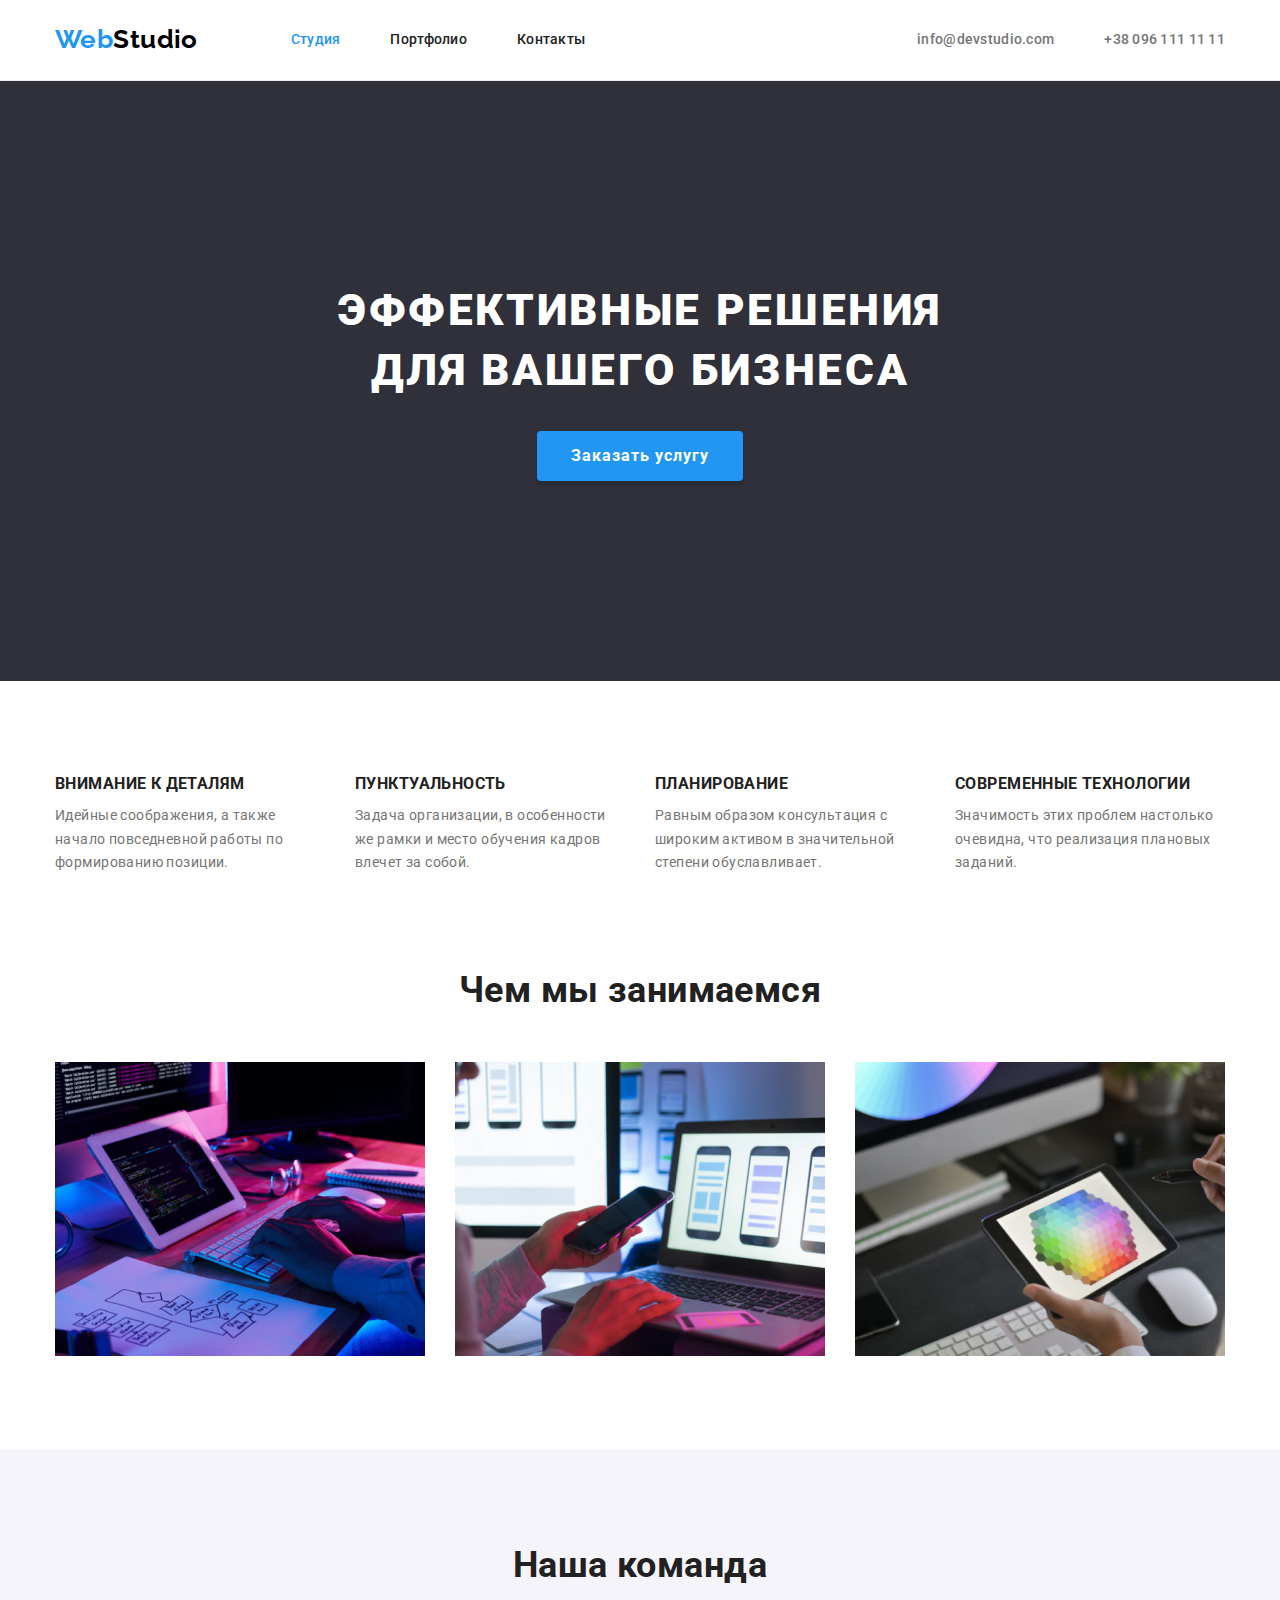
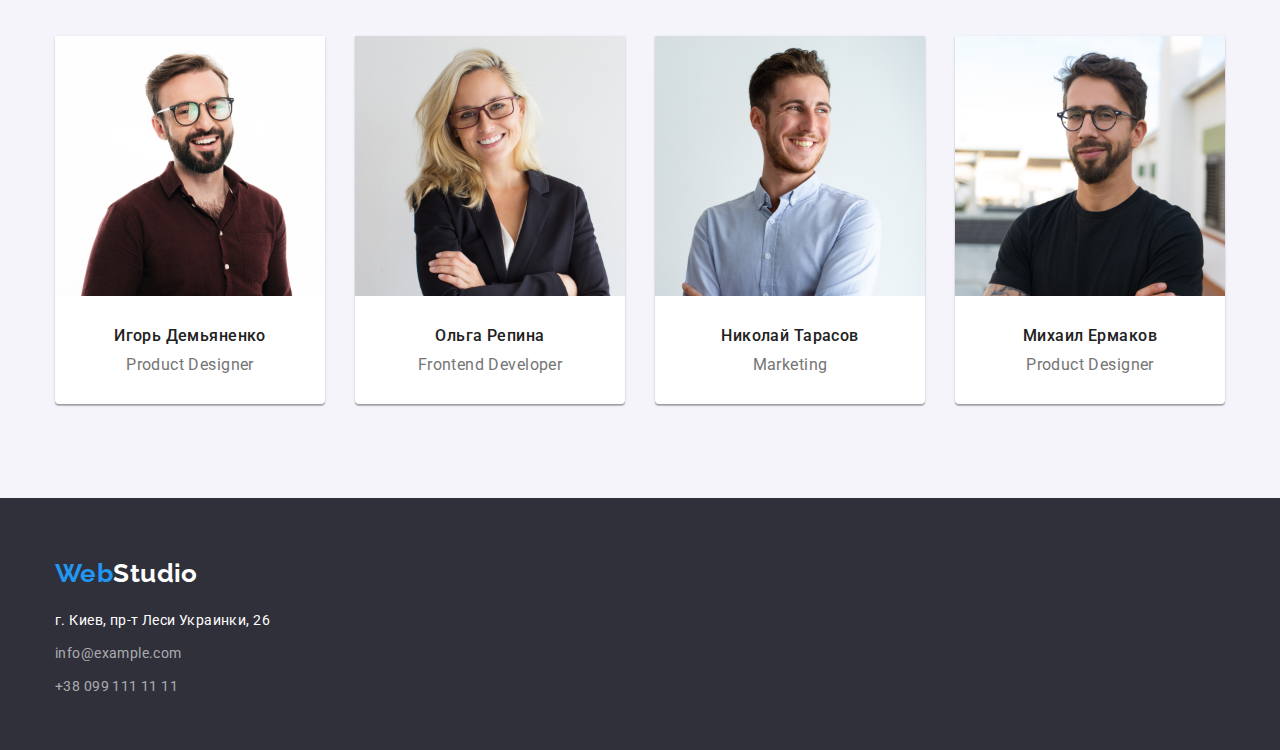
<file: index.html>
<!DOCTYPE html>
<html lang="ru">

<head>
  <meta charset="UTF-8">
  <meta name="viewport" content="width=device-width, initial-scale=1.0">
  <title>WebStudio</title>
  <link rel="icon" href="./images/webstudio-favicon-192x192.png" sizes="192x192">
  <link rel="preconnect" href="https://fonts.gstatic.com">
  <link href="https://fonts.googleapis.com/css2?family=Raleway:wght@700&family=Roboto:wght@400;500;700;900&display=swap" rel="stylesheet"> 
  <link rel="stylesheet"
    href="https://cdnjs.cloudflare.com/ajax/libs/modern-normalize/1.0.0/modern-normalize.min.css"
  />
  <link rel="stylesheet" href="./css/styles.css">
</head>

<body>

  <!-- Заголовок страницы с меню навигации -->
  <header>
    <div class="container main-nav">
      <nav class="site-nav">
        <!-- Логотип в виде SVG
        <a href="/">
          <img src="./images/webstudio-logo.svg" alt="Логотип WebStudio" width="145">
        </a> -->
        <!-- Логотип в виде текста -->
        <a class="logo" href="./index.html">
          <span class="web-on-light">Web</span><span class="studio-on-light">Studio</span>
        </a>

        <ul class="site-links list">
          <li class="item"><a class="link current" href="./index.html">Студия</a></li>
          <li class="item"><a class="link" href="./portfolio.html">Портфолио</a></li>
          <li class="item"><a class="link" href="">Контакты</a></li>
        </ul>
      </nav>

      <ul class="contacts-top list">
        <li class="item"><a class="link" href="mailto:info@devstudio.com">info@devstudio.com</a></li>
        <li class="item"><a class="link" href="tel:+380961111111">+38 096 111 11 11</a></li>
      </ul>
    </div>
  </header>

  <!-- Основное тело страницы -->
  <main>

    <!-- Заставка -->
    <section class="hero">
      <h1 class="hero-title">Эффективные решения <br/>для вашего бизнеса</h1>
      <a class="hero-button" href="">Заказать услугу</a>
    </section>

    <!-- Особенности и преимущества -->
    <section class="section no-padding-bottom">
      <div class="container">
        <h2 class="section-title visually-hidden">Особенности</h2>
        <ul class="features list">
          <li>
            <h3>Внимание к деталям</h3>
            <p>Идейные соображения, а также начало повседневной работы по формированию позиции.</p>
          </li>
          <li>
            <h3>Пунктуальность</h3>
            <p>Задача организации, в особенности же рамки и место обучения кадров влечет за собой.</p>
          </li>
          <li>
            <h3>Планирование</h3>
            <p>Равным образом консультация с широким активом в значительной степени обуславливает.</p>
          </li>
          <li>
            <h3>Современные технологии</h3>
            <p>Значимость этих проблем настолько очевидна, что реализация плановых заданий.</p>
          </li>
        </ul>
      </div>
    </section>

    <!-- Чем мы занимаемся -->
    <section class="our-works section">
      <div class="container">
        <h2 class="section-title">Чем мы занимаемся</h2>
        <ul class="list">
          <li><img src="./images/box-1.jpg" alt="Веб разработка" width="370"></li>
          <li><img src="./images/box-2.jpg" alt="Дизайн интерфейса" width="370"></li>
          <li><img src="./images/box-3.jpg" alt="Подбор цвета" width="370"></li>
        </ul>
      </div>
    </section>

    <!-- Наша команда -->
    <section class="team section">
      <div class="container">
        <h2 class="section-title">Наша команда</h2>
        <ul class="teammates list">
          <li>
            <img src="./images/igor_d.jpg" alt="Игорь Демьяненко" width="270">
            <h3>Игорь Демьяненко</h3>
            <p>Product Designer</p>
          </li>
          <li>
            <img src="./images/olga_r.jpg" alt="Ольга Репина" width="270">
            <h3>Ольга Репина</h3>
            <p>Frontend Developer</p>
          </li>
          <li>
            <img src="./images/nikolay_t.jpg" alt="Николай Тарасов" width="270">
            <h3>Николай Тарасов</h3>
            <p>Marketing</p>
          </li>
          <li>
            <img src="./images/mihail_e.jpg" alt="Михаил Ермаков" width="270">
            <h3>Михаил Ермаков</h3>
            <p>Product Designer</p>
          </li>
        </ul>
      </div>
    </section>

  </main>

  <!-- Подвал -->
  <footer class="footer">
    <div class="container">
      <div class="info">
        <!-- Логотип в виде SVG
        <a href="/">
          <img src="./images/webstudio-logo-2.svg" alt="Логотип WebStudio" width="145">
        </a> -->
        <!-- Логотип в виде текста -->
        <a class="logo" href="./index.html">
          <span class="web-on-dark">Web</span><span class="studio-on-dark">Studio</span>
        </a>
        <address>г. Киев, пр-т Леси Украинки, 26</address>
        <ul class="contacts-bottom list">
          <li><a href="mailto:info@example.com">info@example.com</a></li>
          <li><a href="tel:+380991111111">+38 099 111 11 11</a></li>
        </ul>
      </div>
      <div class="socials">
        <!-- Место для размещения социальных сетей -->
      </div>
    </div>
  </footer>

</body>

</html>
</file>
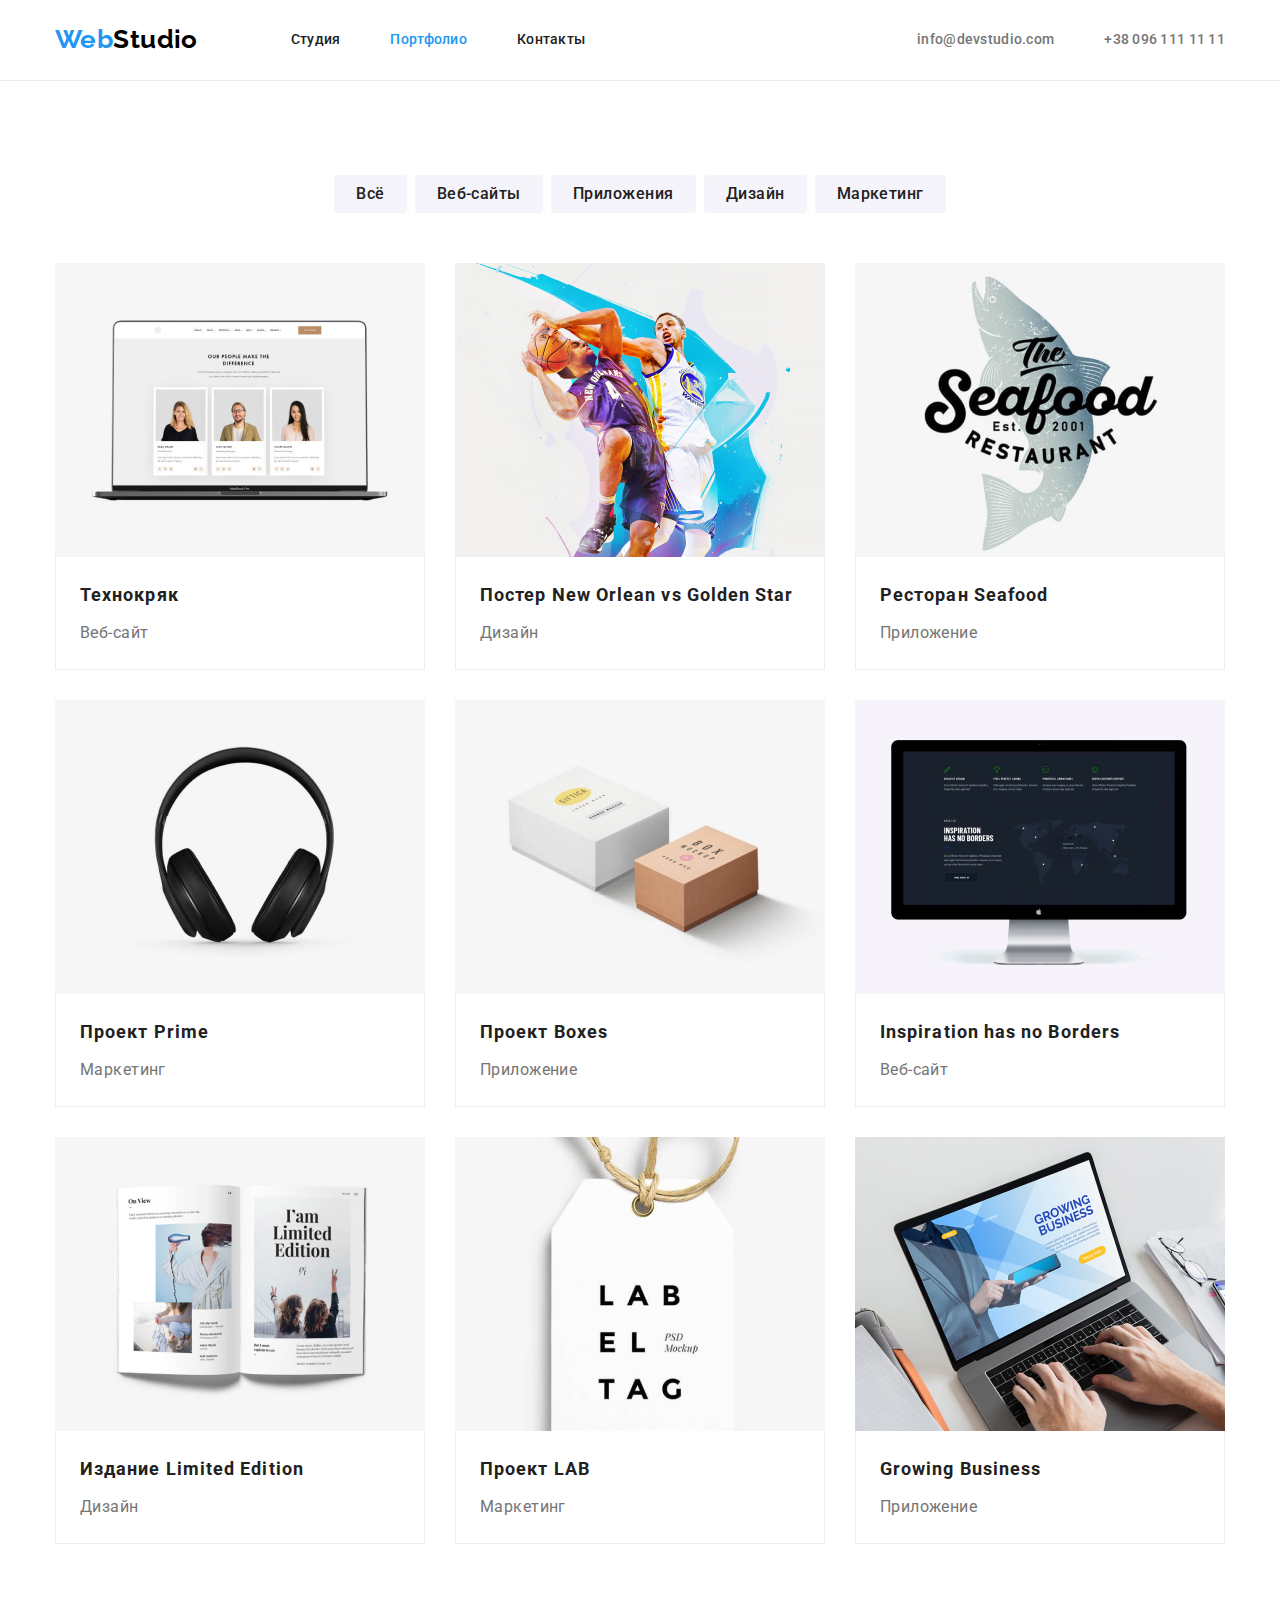
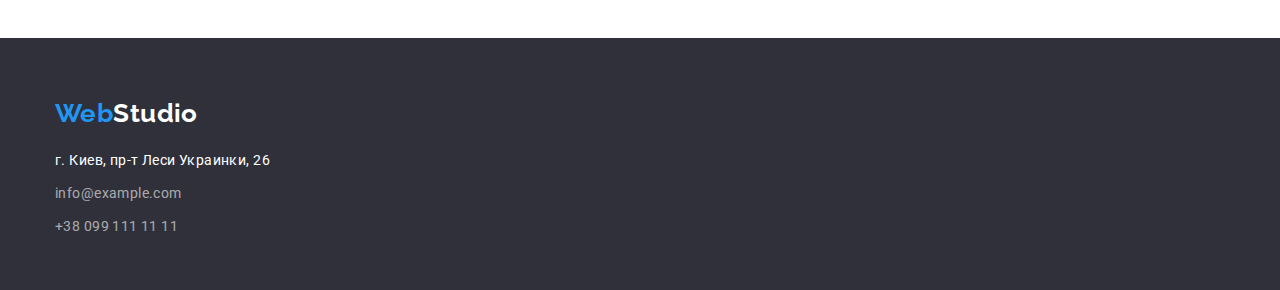
<file: portfolio.html>
<!DOCTYPE html>
<html lang="ru">

<head>
  <meta charset="UTF-8">
  <meta name="viewport" content="width=device-width, initial-scale=1.0">
  <title>WebStudio</title>
  <link rel="icon" href="./images/webstudio-favicon-192x192.png" sizes="192x192">
  <link rel="preconnect" href="https://fonts.gstatic.com">
  <link href="https://fonts.googleapis.com/css2?family=Raleway:wght@700&family=Roboto:wght@400;500;700;900&display=swap" rel="stylesheet"> 
  <link rel="stylesheet"
    href="https://cdnjs.cloudflare.com/ajax/libs/modern-normalize/1.0.0/modern-normalize.min.css"
  />
  <link rel="stylesheet" href="./css/styles.css">
</head>

<body>

  <!-- Заголовок страницы с меню навигации -->
  <header>
    <div class="container main-nav">
      <nav class="site-nav">
        <!-- Логотип в виде SVG
        <a href="/">
          <img src="./images/webstudio-logo.svg" alt="Логотип WebStudio" width="145">
        </a> -->
        <!-- Логотип в виде текста -->
        <a class="logo" href="./index.html">
          <span class="web-on-light">Web</span><span class="studio-on-light">Studio</span>
        </a>

        <ul class="site-links list">
          <li class="item"><a class="link" href="./index.html">Студия</a></li>
          <li class="item"><a class="link current" href="./portfolio.html">Портфолио</a></li>
          <li class="item"><a class="link" href="">Контакты</a></li>
        </ul>
      </nav>

      <ul class="contacts-top list">
        <li class="item"><a class="link" href="mailto:info@devstudio.com">info@devstudio.com</a></li>
        <li class="item"><a class="link" href="tel:+380961111111">+38 096 111 11 11</a></li>
      </ul>
    </div>
  </header>

  <!-- Основное тело страницы -->
  <main>

    <!-- Портфолио -->
    <section class="section portfolio">
      <div class="container">
        <h1 class="visually-hidden">Наши работы</h1>
        <!-- Селектор контента -->
        <ul class="content-selector list">
          <li><button type="button">Всё</button></li>
          <li><button type="button">Веб-сайты</button></li>
          <li><button type="button">Приложения</button></li>
          <li><button type="button">Дизайн</button></li>
          <li><button type="button">Маркетинг</button></li>
        </ul>

        <!-- Выполненные проекты -->
        <ul class="projects list">
          <li class="project">
            <a href="">
              <img src="./images/technocrak.jpg" alt="Технокряк. Веб-сайт" width="370">
              <div class="project-content">
                <h2>Технокряк</h2>
                <p>Веб-сайт</p>
              </div>
            </a>
          </li>

          <li class="project">
            <a href="">
              <img src="./images/poster-no-vs-gs.jpg" alt="Постер New Orlean vs Golden Star. Дизайн" width="370">
              <div class="project-content">
                <h2>Постер New Orlean vs Golden Star</h2>
                <p>Дизайн</p>
              </div>
            </a>
          </li>

          <li class="project">
            <a href="">
              <img src="./images/restaurant-seafood.jpg" alt="Ресторан Seafood. Приложение" width="370">
              <div class="project-content">
                <h2>Ресторан Seafood</h2>
                <p>Приложение</p>
              </div>
            </a>
          </li>

          <li class="project">
            <a href="">
              <img src="./images/project-prime.jpg" alt="Проект Prime. Маркетинг" width="370">
              <div class="project-content">
                <h2>Проект Prime</h2>
                <p>Маркетинг</p>
              </div>
            </a>
          </li>

          <li class="project">
            <a href="">
              <img src="./images/project-boxes.jpg" alt="Проект Boxes. Приложение" width="370">
              <div class="project-content">
                <h2>Проект Boxes</h2>
                <p>Приложение</p>
              </div>
            </a>
          </li>

          <li class="project">
            <a href="">
              <img src="./images/inspiration-web-site.jpg" alt="Inspiration has no Borders. Веб-сайт" width="370">
              <div class="project-content">
                <h2>Inspiration has no Borders</h2>
                <p>Веб-сайт</p>
              </div>
            </a>
          </li>

          <li class="project">
            <a href="">
              <img src="./images/limited-edition.jpg" alt="Издание Limited Edition. Дизайн" width="370">
              <div class="project-content">
                <h2>Издание Limited Edition</h2>
                <p>Дизайн</p>
              </div>
            </a>
          </li>

          <li class="project">
            <a href="">
              <img src="./images/project-lab.jpg" alt="Проект LAB. Маркетинг" width="370">
              <div class="project-content">
                <h2>Проект LAB</h2>
                <p>Маркетинг</p>
              </div>
            </a>
          </li>

          <li class="project">
            <a href="">
              <img src="./images/growing-business.jpg" alt="Growing Business. Приложение" width="370">
              <div class="project-content">
                <h2>Growing Business</h2>
                <p>Приложение</p>
              </div>
            </a>
          </li>
        </ul>
      </div>
    </section>

  </main>

  <!-- Подвал -->
  <footer class="footer">
    <div class="container">
      <div class="info">
        <!-- Логотип в виде SVG
        <a href="/">
          <img src="./images/webstudio-logo-2.svg" alt="Логотип WebStudio" width="145">
        </a> -->
        <!-- Логотип в виде текста -->
        <a class="logo" href="./index.html">
          <span class="web-on-dark">Web</span><span class="studio-on-dark">Studio</span>
        </a>
        <address>г. Киев, пр-т Леси Украинки, 26</address>
        <ul class="contacts-bottom list">
          <li><a href="mailto:info@example.com">info@example.com</a></li>
          <li><a href="tel:+380991111111">+38 099 111 11 11</a></li>
        </ul>
      </div>
      <div class="socials">
        <!-- Место для размещения социальных сетей -->
      </div>
    </div>
  </footer>

</body>

</html>
</file>
<file: css/styles.css>
/* Объявление цветов через CSS переменные */
:root {
  --primary-text-color: #212121;
  --secondary-text-color: #757575;
  --bottom-contacts-text-color: rgba(255, 255, 255, 0.6);
  --accent-color: #2196F3;
  --accent-color-trasparent: #2196F399;
  --main-light-color: #FFFFFF;
  --main-light-gray-color: #F5F4FA;
  --main-dark-gray-color: #2F303A;
  --main-black-color: #000000;
  --portfolio-stroke-color: #EEEEEE;
  --main-nav-stroke-color: #ECECEC;
}

/* Общая стилизация */
body {
  color: var(--primary-text-color);
  background-color: var(--main-light-color);
  font-family: 'Roboto', sans-serif;
  font-weight: 400;
  font-size: 14px;
  line-height: 1.71;
  letter-spacing: 0.03em;
}

a {
  text-decoration: none;
}

img {
  display: block;
}

h1, h2, h3, p {
  padding: 0px;
  margin: 0px;
}

.container {
  width: 1200px;

  margin-left: auto;
  margin-right: auto;
  padding-left: 15px;
  padding-right: 15px;

  /* Фон для тестирования размеров контейнера */
  /* background-color: wheat; */
}

.section {
  padding-top: 94px;
  padding-bottom: 94px;
}

.section.no-padding-bottom {
  padding-bottom: 0px;
}

/* Прячем заголовки */
.visually-hidden {
  position: absolute;
  width: 1px;
  height: 1px;
  margin: -1px;
  border: 0;
  padding: 0;
  clip: rect(0 0 0 0);
  overflow: hidden;
}

/* Логотип */
.logo {
  display: block;
  font-family: 'Raleway', sans-serif;
  font-weight: 700;
  font-size: 26px;
  line-height: 1.19;
}

/* Логотип на светлом фоне */
.logo .web-on-light {
  color: var(--accent-color);
}
.logo:hover .web-on-light,
.logo:focus .web-on-light {
  color: var(--main-black-color);
}
.logo .studio-on-light {
  color: var(--main-black-color);
}
.logo:hover .studio-on-light,
.logo:focus .studio-on-light {
  color: var(--accent-color);
}


/* Логотип на тёмном фоне */
.logo .web-on-dark {
  color: var(--accent-color);
}
.logo:hover .web-on-dark,
.logo:focus .web-on-dark {
  color: var(--main-light-color);
}
.logo .studio-on-dark {
  color: var(--main-light-color);
}
.logo:hover .studio-on-dark,
.logo:focus .studio-on-dark {
  color: var(--accent-color);
}

/* Список без буллетов */
.list {
  padding: 0px;
  margin: 0px;
  list-style: none;
}

/* Заголовок страницы с меню навигации */
header {
  border-bottom: 1px solid var(--main-nav-stroke-color);
}

.main-nav {
  display: flex;
  justify-content: space-around;
  align-items: center;
}

.site-nav {
  display: flex;
  margin-right: auto;
}

.site-nav .logo {
  margin-right: 93px;
  padding-top: 24px;
  padding-bottom: 25px;
}

.site-links {
  display: flex;
}

.site-links .link {
  display: block;

  padding-top: 32px;
  padding-bottom: 32px;

  color: var(--primary-text-color);
  
  font-weight: 500;
  line-height: 1.14;
  letter-spacing: 0.02em;
}

.site-links .item:not(:last-child) {
  margin-right: 50px;
}

.site-links .link:hover,
.site-links .link:focus,
.site-links .link.current,
.contacts-top a:hover,
.contacts-top a:focus {
  color: var(--accent-color);
}

.site-links .link.current:hover,
.site-links .link.current:focus {
	color: var(--primary-text-color);
}

.contacts-top {
  display: flex;
}

.contacts-top .link {
  display: block;

  padding-top: 32px;
  padding-bottom: 32px;

  color: var(--secondary-text-color);

  font-weight: 500;
  line-height: 1.14;
  letter-spacing: 0.02em;
}

.contacts-top .item:not(:last-child) {
  margin-right: 50px;
}

/* Заставка */
.hero {
  height: 600px;
  padding-top: 200px;

  background-color: var(--main-dark-gray-color);

  text-align: center;
}
.hero-title {
  color: var(--main-light-color);

  margin-top: 0px;
  margin-bottom: 30px;

  font-weight: 900;
  font-size: 44px;
  line-height: 1.36;
  letter-spacing: 0.06em;
  text-transform: uppercase;
}
.hero-button {
  display: inline-block;

  min-width: 200px;
  border-radius: 4px;
  padding: 10px 34px;

  color: var(--main-light-color);
  background-color: var(--accent-color);
  box-shadow: 0px 4px 4px rgba(0, 0, 0, 0.15);

  text-align: center;
  font-weight: 700;
  font-size: 16px;
  line-height: 1.87;
  text-align: center;
  letter-spacing: 0.06em;
}
.hero-button:hover,
.hero-button:focus {
  color: var(--main-black-color);
  background-color: var(--main-light-gray-color);
}

/* Заголовки секций */
.section-title {
  margin-top: 0px;
  margin-bottom: 50px;

  font-weight: 700;
  font-size: 36px;
  line-height: 1.17;
  text-align: center;
}

/* Особенности и преимущества */
.features p {
  color: var(--secondary-text-color);

  margin-top: 0px;
}

.features.list {
  display: flex;
}

.features.list li {
  width: calc((100% - 90px) / 4);
}

.features.list li:not(:last-child) {
  margin-right: 30px;
}

.features.list h3 {
  margin-top: 0px;
  margin-bottom: 10px;

  font-weight: 700;
  line-height: 1.14;
  text-transform: uppercase;
}

/* Чем мы занимаемся */
.our-works .list {
  display: flex;
}

.our-works .list li:not(:last-child) {
  margin-right: 30px;
}

/* Наша команда */
.team {
  background: var(--main-light-gray-color);
}

.teammates.list {
  display: flex;
}

.teammates.list li {
  border-radius: 0px 0px 4px 4px;

  background-color: var(--main-light-color);
  box-shadow: 0px 1px 3px rgba(0, 0, 0, 0.12), 
    0px 1px 1px rgba(0, 0, 0, 0.14), 
    0px 2px 1px rgba(0, 0, 0, 0.2);
}

.teammates.list li:not(:last-child) {
  margin-right: 30px;
}

.teammates.list h3 {
  margin-top: 30px;
  margin-bottom: 10px;

  font-weight: 500;
  font-size: 16px;
  line-height: 1.19;
  text-align: center;
}

.teammates.list p {
  color: var(--secondary-text-color);

  margin-top: 0px;
  margin-bottom: 30px;

  font-size: 16px;
  line-height: 1.19;
  text-align: center;
}

/* Подвал */
.footer {
  background-color: var(--main-dark-gray-color);
}

.footer .container {
  display: flex;
  align-items: baseline;
  height: 252px;
}

.footer .logo {
  margin-top: 40px;
  padding-top: 20px;
  padding-bottom: 20px;
}

.footer address{
  color: var(--main-light-color);
  font-style: normal;
}

.contacts-bottom li {
  margin-top: 9px;
}

.contacts-bottom a {
  color: var(--bottom-contacts-text-color);
}

.contacts-bottom a:hover,
.contacts-bottom a:focus {
	color: var(--accent-color-trasparent);
}

/* Портфолио */
.portfolio h1 {
  color: var(--main-black-color);
  font-weight: 900;
  font-size: 44px;
  line-height: 1.36;
  text-align: center;
  letter-spacing: 0.06em;
  text-transform: uppercase;
}

/* Селектор контента */
.content-selector {
  display: flex;
  justify-content: center;
  margin-bottom: 50px;
}

.content-selector li {
  margin-right: 8px;
}

.content-selector li:last-child {
  margin-right: 0px;
}

.content-selector button {
  display: block;
  height: 38px;
  border: 0px;
  border-radius: 4px;
  font-weight: 500;
  font-size: 16px;
  line-height: 1.625;
  text-align: center;
  letter-spacing: 0.03em;

  color: var(--primary-text-color);
  background-color: var(--main-light-gray-color);

  padding: 0px 22px;
}

.content-selector button:hover,
.content-selector button:focus {
  color: var(--main-light-color);
  background-color: var(--accent-color);

  box-shadow: 0px 3px 1px rgba(0, 0, 0, 0.1), 
    0px 1px 2px rgba(0, 0, 0, 0.08), 
    0px 2px 2px rgba(0, 0, 0, 0.12);
}

/* Выполненные проекты */
.projects.list {
  display: flex;
  flex-wrap: wrap;
}

.projects.list .project {
  width: calc((100% - 60px) / 3);
  margin-right: 30px;
  margin-bottom: 30px;

  background-color: var(--main-light-color);
}

.projects.list .project:nth-child(3n) {
  margin-right: 0px;
}

.projects.list .project:nth-last-child(-n + 3) {
  margin-bottom: 0px;
}

.projects.list .project-content {
  border-right: 1px solid var(--portfolio-stroke-color);
  border-bottom: 1px solid var(--portfolio-stroke-color);
  border-left: 1px solid var(--portfolio-stroke-color);
  padding: 20px 24px;
}

.project-content h2 {
  color: var(--primary-text-color);
  font-weight: 700;
  font-size: 18px;
  line-height: 2;
  letter-spacing: 0.06em;
  margin-bottom: 4px;
}

.project-content p {
  color: var(--secondary-text-color);
  font-size: 16px;
  line-height: 2;
}
</file>
